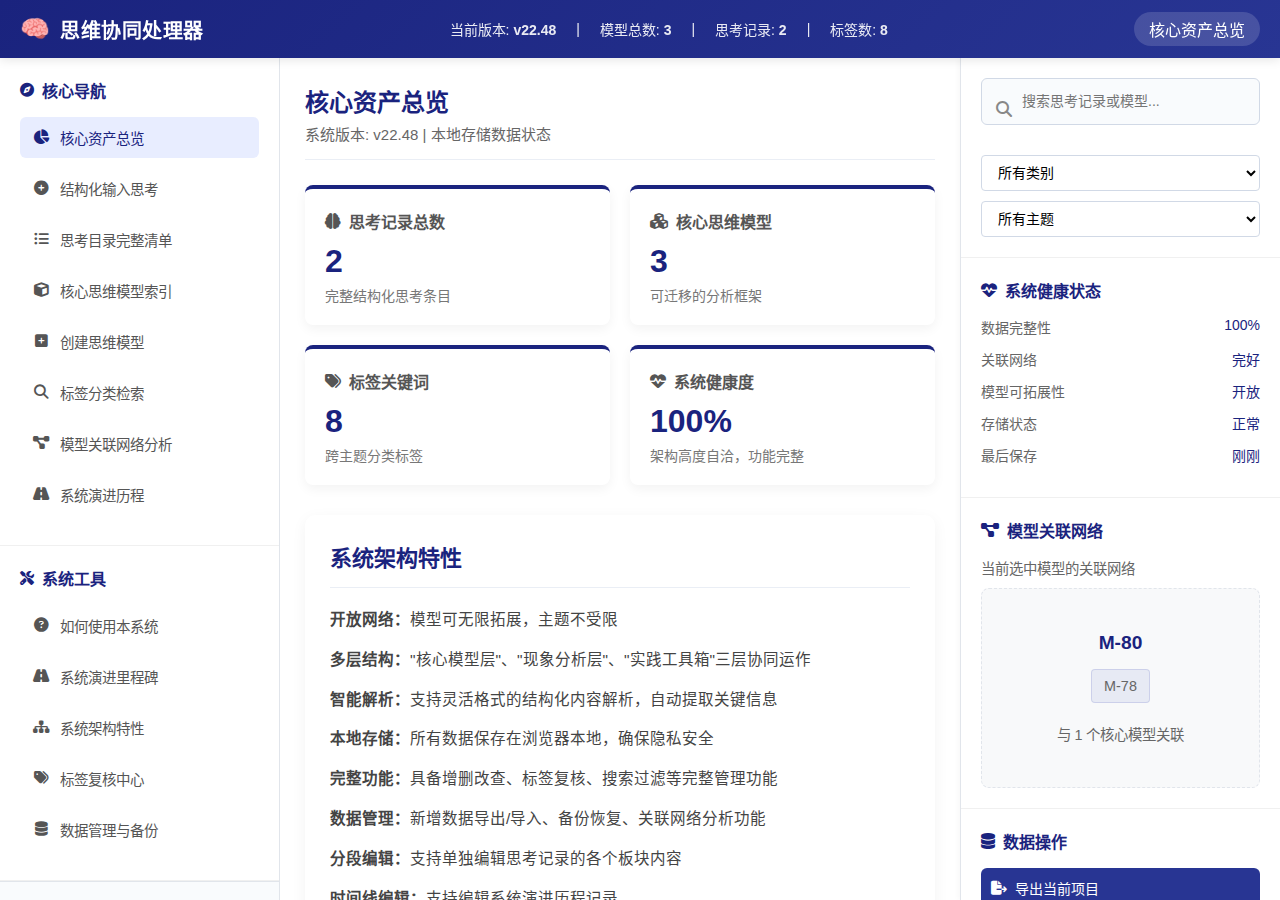
<file: index.html>
<!DOCTYPE html>
<html lang="zh-CN">
<head>
    <meta charset="UTF-8">
    <meta name="viewport" content="width=device-width, initial-scale=1.0">
    <title>思维协同处理器 - 智能解析增强版</title>
    <link rel="stylesheet" href="https://cdnjs.cloudflare.com/ajax/libs/font-awesome/6.4.0/css/all.min.css">
    <link rel="stylesheet" href="style.css">
</head>
<body>
    <!-- 顶部状态栏 -->
    <div class="top-bar">
        <div class="logo">
            <div class="logo-icon">🧠</div>
            <div class="logo-text">思维协同处理器</div>
        </div>
        <div class="system-info">
            <span>当前版本: <strong id="current-version">v22.48</strong></span>
            <span style="margin: 0 5px;">|</span>
            <span>模型总数: <strong id="total-models">0</strong></span>
            <span style="margin: 0 5px;">|</span>
            <span>思考记录: <strong id="total-thoughts">0</strong></span>
            <span style="margin: 0 5px;">|</span>
            <span>标签数: <strong id="total-tags">0</strong></span>
        </div>
        <div class="current-view" id="current-view">核心资产总览</div>
    </div>
    
    <!-- 主内容区 -->
    <div class="main-container">
        <!-- 左侧导航栏 -->
        <div class="sidebar">
            <div class="nav-section">
                <h3><i class="fas fa-compass"></i> 核心导航</h3>
                <ul class="nav-links">
                    <li><a href="#" class="active" data-view="overview"><i class="fas fa-chart-pie"></i> 核心资产总览</a></li>
                    <li><a href="#" data-view="add-structured"><i class="fas fa-plus-circle"></i> 结构化输入思考</a></li>
                    <li><a href="#" data-view="thoughts"><i class="fas fa-list-ul"></i> 思考目录完整清单</a></li>
                    <li><a href="#" data-view="models"><i class="fas fa-cube"></i> 核心思维模型索引</a></li>
                    <li><a href="#" data-view="add-model"><i class="fas fa-plus-square"></i> 创建思维模型</a></li>
                    <li><a href="#" data-view="keywords"><i class="fas fa-search"></i> 标签分类检索</a></li>
                    <!-- 新增导航项 -->
                    <li><a href="#" data-view="network-analysis"><i class="fas fa-project-diagram"></i> 模型关联网络分析</a></li>
                    <li><a href="#" data-view="timeline"><i class="fas fa-road"></i> 系统演进历程</a></li>
                </ul>
            </div>
            
            <div class="nav-section">
                <h3><i class="fas fa-tools"></i> 系统工具</h3>
                <ul class="nav-links">
                    <li><a href="#" data-view="how-to-use"><i class="fas fa-question-circle"></i> 如何使用本系统</a></li>
                    <li><a href="#" data-view="milestones"><i class="fas fa-road"></i> 系统演进里程碑</a></li>
                    <li><a href="#" data-view="architecture"><i class="fas fa-sitemap"></i> 系统架构特性</a></li>
                    <li><a href="#" data-view="tag-review"><i class="fas fa-tags"></i> 标签复核中心</a></li>
                    <!-- 新增导航项 -->
                    <li><a href="#" data-view="data-management"><i class="fas fa-database"></i> 数据管理与备份</a></li>
                </ul>
            </div>
            
            <div class="version-selector">
                <label for="version-select">数据版本:</label>
                <select id="version-select">
                    <option value="initial">初始版本</option>
                    <option value="current" selected>当前版本 (本地存储)</option>
                </select>
            </div>
        </div>
        
        <!-- 中间主内容区 -->
        <div class="content-area" id="content-area">
            <!-- 内容将通过JavaScript动态加载 -->
            <div id="loading" class="loading" style="margin: 100px auto;"></div>
        </div>
        
        <!-- 右侧功能面板 -->
        <div class="right-panel">
            <div class="search-section">
                <div class="search-box">
                    <i class="fas fa-search"></i>
                    <input type="text" id="search-input" placeholder="搜索思考记录或模型...">
                </div>
                <div class="filter-options">
                    <select id="category-filter">
                        <option value="all">所有类别</option>
                        <option value="thought">思考记录</option>
                        <option value="model">思维模型</option>
                        <option value="tag">标签</option>
                    </select>
                    <select id="theme-filter">
                        <option value="all">所有主题</option>
                        <option value="emotion">情感/关系</option>
                        <option value="philosophy">哲学/存在</option>
                        <option value="growth">成长/历程</option>
                        <option value="society">社会/系统</option>
                        <option value="aesthetics">艺术/表达</option>
                    </select>
                </div>
            </div>
            
            <div class="status-section">
                <h3><i class="fas fa-heartbeat"></i> 系统健康状态</h3>
                <div class="status-item">
                    <span class="status-label">数据完整性</span>
                    <span class="status-value" id="data-integrity">100%</span>
                </div>
                <div class="status-item">
                    <span class="status-label">关联网络</span>
                    <span class="status-value" id="network-health">完好</span>
                </div>
                <div class="status-item">
                    <span class="status-label">模型可拓展性</span>
                    <span class="status-value" id="extensibility">开放</span>
                </div>
                <div class="status-item">
                    <span class="status-label">存储状态</span>
                    <span class="status-value" id="storage-status">正常</span>
                </div>
                <div class="status-item">
                    <span class="status-label">最后保存</span>
                    <span class="status-value" id="last-saved">刚刚</span>
                </div>
            </div>
            
            <!-- 新增：模型关联网络 -->
            <div class="network-section">
                <h3><i class="fas fa-project-diagram"></i> 模型关联网络</h3>
                <p style="font-size: 0.9rem; color: var(--text-light); margin-bottom: 10px;">
                    当前选中模型的关联网络
                </p>
                <div class="network-graph" id="network-graph">
                    <div>
                        <i class="fas fa-project-diagram" style="font-size: 3rem; margin-bottom: 10px; color: #ccc;"></i>
                        <p>选择模型查看关联网络</p>
                    </div>
                </div>
            </div>
            
            <!-- 新增：数据操作 -->
            <div class="data-section">
                <h3><i class="fas fa-database"></i> 数据操作</h3>
                <div class="data-actions">
                    <button class="data-btn export" id="export-current-btn">
                        <i class="fas fa-file-export"></i> 导出当前项目
                    </button>
                    <button class="data-btn backup" id="backup-data-btn">
                        <i class="fas fa-sync-alt"></i> 备份全部数据
                    </button>
                    <button class="data-btn import" id="import-data-btn">
                        <i class="fas fa-file-import"></i> 导入数据
                    </button>
                    <button class="data-btn backup" id="export-all-btn">
                        <i class="fas fa-download"></i> 导出全部数据
                    </button>
                </div>
            </div>
            
            <div class="how-to-use">
                <h3><i class="fas fa-lightbulb"></i> 快速使用指南</h3>
                <ol class="steps-list">
                    <li>根据情绪/问题定位情境</li>
                    <li>快速浏览相关核心模型</li>
                    <li>调用具体的思维/行动要点</li>
                    <li>在脑海中演练或写在纸上</li>
                    <li>将知识转化为自我智慧</li>
                </ol>
            </div>
        </div>
    </div>

    <!-- 确认删除模态框 -->
    <div id="delete-modal" class="modal-overlay" style="display: none;">
        <div class="modal">
            <h3>确认删除</h3>
            <p id="delete-message">确定要删除此项吗？此操作不可撤销。</p>
            <div class="modal-actions">
                <button class="btn btn-secondary" onclick="closeDeleteModal()">取消</button>
                <button class="btn btn-danger" onclick="confirmDelete()">删除</button>
            </div>
        </div>
    </div>

    <!-- 标签复核模态框 -->
    <div id="tag-review-modal" class="modal-overlay" style="display: none;">
        <div class="modal" style="max-width: 600px;">
            <h3><i class="fas fa-tags"></i> 标签复核与管理</h3>
            <p style="margin-bottom: 20px; color: var(--text-light);">检查并管理当前项目的标签，确保分类准确</p>
            
            <div class="tag-review-container">
                <div class="tag-review-header">
                    <h4 id="tag-review-title">当前标签</h4>
                    <div class="tag-review-actions">
                        <button class="btn btn-secondary btn-sm" onclick="addNewTag()" style="padding: 5px 10px; font-size: 0.9rem;">
                            <i class="fas fa-plus"></i> 新增
                        </button>
                        <button class="btn btn-primary btn-sm" onclick="saveTagReview()" style="padding: 5px 10px; font-size: 0.9rem;">
                            <i class="fas fa-save"></i> 保存
                        </button>
                    </div>
                </div>
                
                <div id="current-tags-container">
                    <!-- 当前标签将通过JavaScript动态生成 -->
                </div>
                
                <div class="tag-input-container" style="display: flex; margin-top: 15px;">
                    <input type="text" id="new-tag-input" placeholder="输入新标签..." style="flex: 1; padding: 10px; border: 1px solid var(--border-color); border-radius: 4px 0 0 4px;" onkeypress="if(event.key === 'Enter') addTagFromInput()">
                    <button onclick="addTagFromInput()" style="padding: 10px 15px; background-color: var(--accent-color); color: white; border: none; border-radius: 0 4px 4px 0; cursor: pointer;">
                        <i class="fas fa-plus"></i>
                    </button>
                </div>
                
                <div style="margin-top: 25px;">
                    <h5 style="margin-bottom: 15px; color: var(--primary-color);">标签分类建议</h5>
                    
                    <div class="tag-category" style="margin-bottom: 20px;">
                        <div class="tag-category-title" style="font-weight: 600; color: var(--primary-color); margin-bottom: 10px; padding-bottom: 5px; border-bottom: 1px dashed var(--border-color);">核心模型标签</div>
                        <div class="category-tags" style="display: flex; flex-wrap: wrap; gap: 8px;">
                            <span class="category-tag" onclick="addSuggestedTag('🧠 核心模型')" style="padding: 5px 10px; background-color: white; border: 1px solid var(--border-color); border-radius: 4px; font-size: 0.85rem; cursor: pointer; transition: var(--transition);">🧠 核心模型</span>
                            <span class="category-tag" onclick="addSuggestedTag('🌌 哲学/存在智慧')" style="padding: 5px 10px; background-color: white; border: 1px solid var(--border-color); border-radius: 4px; font-size: 0.85rem; cursor: pointer; transition: var(--transition);">🌌 哲学/存在智慧</span>
                            <span class="category-tag" onclick="addSuggestedTag('🔄 系统/模型整合')" style="padding: 5px 10px; background-color: white; border: 1px solid var(--border-color); border-radius: 4px; font-size: 0.85rem; cursor: pointer; transition: var(--transition);">🔄 系统/模型整合</span>
                        </div>
                    </div>
                    
                    <div class="tag-category" style="margin-bottom: 20px;">
                        <div class="tag-category-title" style="font-weight: 600; color: var(--primary-color); margin-bottom: 10px; padding-bottom: 5px; border-bottom: 1px dashed var(--border-color);">关系与情感标签</div>
                        <div class="category-tags" style="display: flex; flex-wrap: wrap; gap: 8px;">
                            <span class="category-tag" onclick="addSuggestedTag('💞 亲密关系/情感')" style="padding: 5px 10px; background-color: white; border: 1px solid var(--border-color); border-radius: 4px; font-size: 0.85rem; cursor: pointer; transition: var(--transition);">💞 亲密关系/情感</span>
                            <span class="category-tag" onclick="addSuggestedTag('💔 失去/告别')" style="padding: 5px 10px; background-color: white; border: 1px solid var(--border-color); border-radius: 4px; font-size: 0.85rem; cursor: pointer; transition: var(--transition);">💔 失去/告别</span>
                            <span class="category-tag" onclick="addSuggestedTag('⚖️ 期望/错位')" style="padding: 5px 10px; background-color: white; border: 1px solid var(--border-color); border-radius: 4px; font-size: 0.85rem; cursor: pointer; transition: var(--transition);">⚖️ 期望/错位</span>
                        </div>
                    </div>
                </div>
            </div>
            
            <div class="modal-actions">
                <button class="btn btn-secondary" onclick="closeTagReviewModal()">取消</button>
                <button class="btn btn-success" onclick="applyTagReview()">应用更改</button>
            </div>
        </div>
    </div>

    <!-- 分段编辑模态框 -->
    <div id="section-edit-modal" class="modal-overlay" style="display: none;">
        <div class="modal" style="max-width: 800px;">
            <h3><i class="fas fa-edit"></i> 分段编辑思考内容</h3>
            <p style="margin-bottom: 20px; color: var(--text-light);">可单独编辑各个板块内容</p>
            
            <div class="editable-id" id="id-editor">
                <span class="editable-id-label">思考ID:</span>
                <input type="text" id="edit-thought-id" class="editable-id-input" placeholder="#123">
                <button class="btn btn-secondary btn-sm" onclick="validateThoughtId()" style="padding: 5px 10px; font-size: 0.9rem;">
                    <i class="fas fa-check"></i> 验证ID
                </button>
            </div>
            
            <div class="section-editor-tabs" id="section-tabs">
                <!-- 标签将通过JavaScript动态生成 -->
            </div>
            
            <div id="section-editors-container">
                <!-- 编辑器将通过JavaScript动态生成 -->
            </div>
            
            <div class="modal-actions">
                <button class="btn btn-secondary" onclick="closeSectionEditModal()">取消</button>
                <button class="btn btn-success" onclick="saveSectionEdits()">
                    <i class="fas fa-save"></i> 保存所有更改
                </button>
            </div>
        </div>
    </div>

    <!-- 时间线编辑模态框 -->
    <div id="timeline-edit-modal" class="modal-overlay" style="display: none;">
        <div class="modal" style="max-width: 600px;">
            <h3><i class="fas fa-edit"></i> 编辑系统演进记录</h3>
            <p style="margin-bottom: 20px; color: var(--text-light);">修改系统演进历程的详细信息</p>
            
            <div class="timeline-edit-form">
                <div class="timeline-form-group">
                    <label for="timeline-edit-version">版本号</label>
                    <input type="text" id="timeline-edit-version" placeholder="例如: v22.48">
                </div>
                
                <div class="timeline-form-group">
                    <label for="timeline-edit-date">日期</label>
                    <input type="text" id="timeline-edit-date" placeholder="例如: 2024-07">
                </div>
                
                <div class="timeline-form-group">
                    <label for="timeline-edit-event">事件描述</label>
                    <textarea id="timeline-edit-event" placeholder="详细描述此版本的事件..."></textarea>
                </div>
            </div>
            
            <div class="modal-actions">
                <button class="btn btn-secondary" onclick="closeTimelineEditModal()">取消</button>
                <button class="btn btn-success" onclick="saveTimelineEdit()">
                    <i class="fas fa-save"></i> 保存更改
                </button>
            </div>
        </div>
    </div>

    <script src="script.js"></script>
</body>
</html>
</file>
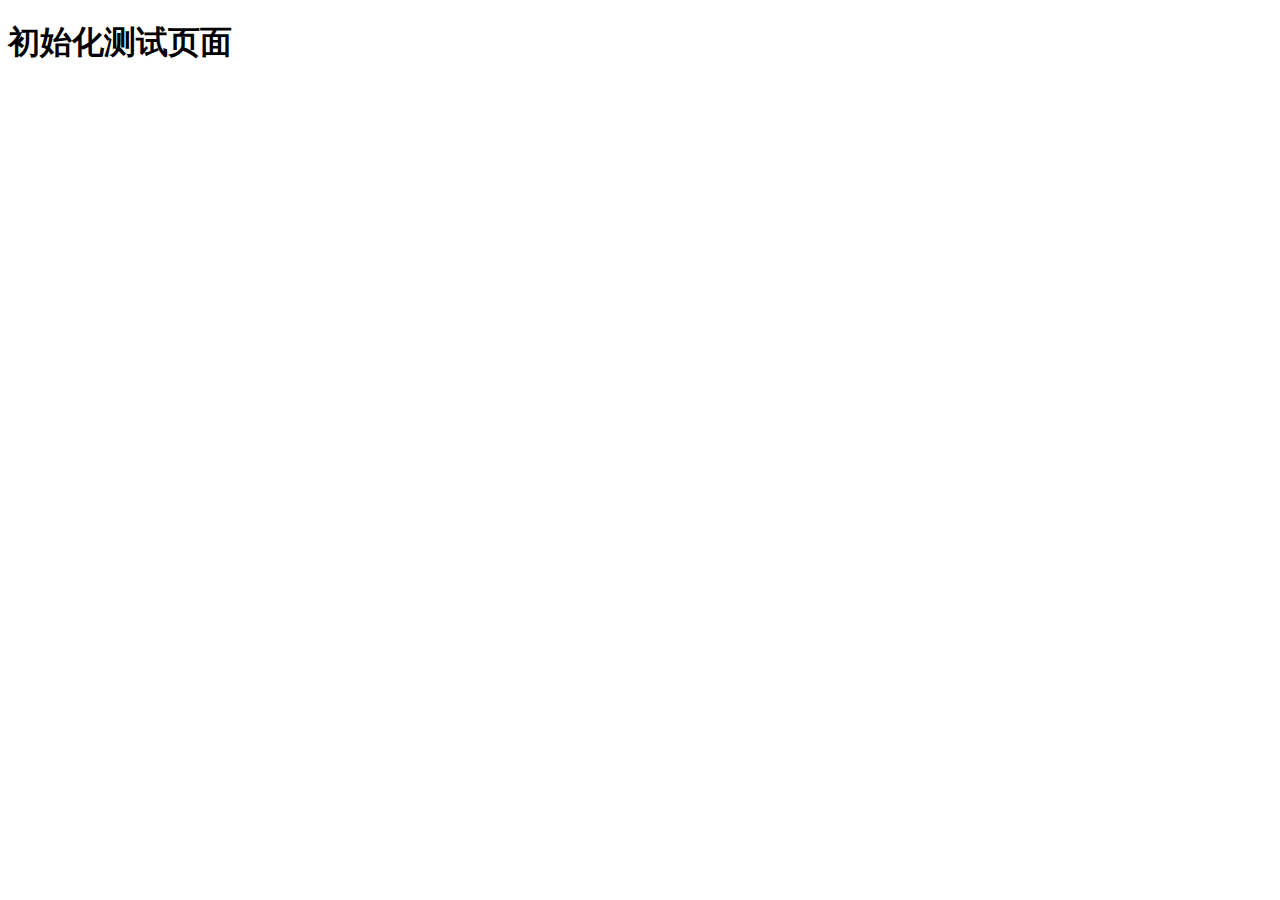
<file: fix-init.html>
<!DOCTYPE html>
<html>
<head>
    <title>初始化测试</title>
    <script>
        // 测试 MobileDataManager 的各种情况
        console.log('=== 测试 MobileDataManager 的各种情况 ===');
        
        // 情况1: 完全未定义
        try {
            if (!MobileDataManager.isMobile()) return;
            console.log('情况1: 正常');
        } catch (e) {
            console.log('情况1: 错误 -', e.message);
        }
        
        // 情况2: 定义了但没有 isMobile 方法
        window.MobileDataManager = {};
        try {
            if (!MobileDataManager.isMobile()) return;
            console.log('情况2: 正常');
        } catch (e) {
            console.log('情况2: 错误 -', e.message);
        }
        
        // 情况3: 正确定义
        window.MobileDataManager = {
            isMobile: function() { return true; }
        };
        try {
            if (!MobileDataManager.isMobile()) return;
            console.log('情况3: 正常');
        } catch (e) {
            console.log('情况3: 错误 -', e.message);
        }
        
        // 情况4: 使用安全检查
        function safeInit() {
            if (typeof MobileDataManager === 'undefined') {
                console.log('情况4: MobileDataManager 未定义');
                return false;
            }
            if (typeof MobileDataManager.isMobile !== 'function') {
                console.log('情况4: isMobile 不是函数');
                return false;
            }
            if (!MobileDataManager.isMobile()) return false;
            return true;
        }
        
        console.log('情况4: 安全检查结果 -', safeInit());
    </script>
</head>
<body>
    <h1>初始化测试页面</h1>
</body>
</html>
</file>
<file: style.css>
:root {
    --primary-color: #1a237e;
    --secondary-color: #283593;
    --accent-color: #5c6bc0;
    --success-color: #4caf50;
    --warning-color: #ff9800;
    --danger-color: #f44336;
    --light-bg: #f8f9fa;
    --dark-bg: #1a237e;
    --border-color: #e1e5eb;
    --text-color: #333;
    --text-light: #666;
    --shadow: 0 4px 12px rgba(0, 0, 0, 0.08);
    --transition: all 0.3s ease;
}

* {
    margin: 0;
    padding: 0;
    box-sizing: border-box;
    font-family: 'Segoe UI', 'Microsoft YaHei', sans-serif;
}

body {
    background-color: #f5f9fc;
    color: var(--text-color);
    display: flex;
    flex-direction: column;
    height: 100vh;
    overflow: hidden;
}

/* 顶部状态栏 */
.top-bar {
    background: linear-gradient(135deg, #1a237e 0%, #283593 100%);
    color: white;
    padding: 12px 20px;
    display: flex;
    justify-content: space-between;
    align-items: center;
    box-shadow: 0 2px 10px rgba(0, 0, 0, 0.1);
    z-index: 100;
    flex-shrink: 0;
}

/* 添加在CSS文件适当位置，例如在.top-bar样式之后 */
.sync-controls {
    display: flex;
    gap: 10px;
    align-items: center;
}

.sync-btn {
    background-color: rgba(255, 255, 255, 0.2);
    color: white;
    border: 1px solid rgba(255, 255, 255, 0.3);
    border-radius: 4px;
    padding: 6px 12px;
    cursor: pointer;
    font-size: 14px;
    transition: all 0.2s;
    display: flex;
    align-items: center;
    gap: 5px;
}

.sync-btn:hover {
    background-color: rgba(255, 255, 255, 0.3);
    transform: translateY(-1px);
}

.logo {
    display: flex;
    align-items: center;
    gap: 10px;
}

.logo-icon {
    font-size: 24px;
}

.logo-text {
    font-size: 20px;
    font-weight: 600;
    letter-spacing: 0.5px;
}

.system-info {
    font-size: 14px;
    opacity: 0.9;
    display: flex;
    align-items: center;
    gap: 15px;
}

.current-view {
    font-weight: 500;
    background: rgba(255, 255, 255, 0.15);
    padding: 5px 15px;
    border-radius: 20px;
}

/* 主内容区 */
.main-container {
    display: flex;
    flex: 1;
    overflow: hidden;
}

/* 左侧导航栏 */
.sidebar {
    width: 280px;
    background-color: #fff;
    border-right: 1px solid #e1e5eb;
    display: flex;
    flex-direction: column;
    overflow-y: auto;
    box-shadow: 2px 0 5px rgba(0, 0, 0, 0.03);
    flex-shrink: 0;
}

.nav-section {
    padding: 20px;
    border-bottom: 1px solid #f0f0f0;
}

.nav-section h3 {
    color: var(--primary-color);
    font-size: 16px;
    margin-bottom: 15px;
    display: flex;
    align-items: center;
    gap: 8px;
}

.nav-section h3 i {
    font-size: 14px;
}

.nav-links {
    list-style: none;
}

.nav-links li {
    margin-bottom: 10px;
}

.nav-links a {
    display: flex;
    align-items: center;
    padding: 10px 12px;
    color: #555;
    text-decoration: none;
    border-radius: 6px;
    transition: all 0.2s;
    font-size: 14.5px;
    cursor: pointer;
}

.nav-links a:hover {
    background-color: #f0f4f9;
    color: var(--primary-color);
}

.nav-links a.active {
    background-color: #e8edff;
    color: var(--primary-color);
    font-weight: 500;
}

.nav-links a i {
    margin-right: 10px;
    width: 18px;
    text-align: center;
}

/* 版本选择器 */
.version-selector {
    padding: 15px 20px;
    background-color: #f9fbfd;
    border-top: 1px solid #e1e5eb;
}

.version-selector select {
    width: 100%;
    padding: 8px 12px;
    border: 1px solid #d1d9e6;
    border-radius: 4px;
    background-color: white;
    font-size: 14px;
    color: #333;
}

/* 中间主内容区 */
.content-area {
    flex: 1;
    padding: 25px;
    overflow-y: auto;
    background-color: #fff;
}

.content-header {
    margin-bottom: 25px;
    padding-bottom: 15px;
    border-bottom: 1px solid #eaeef5;
}

.content-header h2 {
    color: var(--primary-color);
    font-size: 24px;
    margin-bottom: 5px;
}

.content-header p {
    color: #666;
    font-size: 15px;
}

/* 核心资产总览样式 */
.stats-grid {
    display: grid;
    grid-template-columns: repeat(auto-fill, minmax(250px, 1fr));
    gap: 20px;
    margin-bottom: 30px;
}

.stat-card {
    background-color: white;
    border-radius: 8px;
    padding: 20px;
    box-shadow: 0 4px 12px rgba(0, 0, 0, 0.05);
    border-top: 4px solid var(--primary-color);
}

.stat-card h3 {
    font-size: 16px;
    color: #555;
    margin-bottom: 10px;
    display: flex;
    align-items: center;
    gap: 8px;
}

.stat-value {
    font-size: 32px;
    font-weight: 700;
    color: var(--primary-color);
}

.stat-desc {
    font-size: 14px;
    color: #777;
    margin-top: 5px;
}

/* 思考记录列表样式 */
.records-list {
    display: grid;
    grid-template-columns: repeat(auto-fill, minmax(300px, 1fr));
    gap: 20px;
}

.record-card {
    background-color: white;
    border-radius: 8px;
    padding: 18px;
    box-shadow: 0 4px 8px rgba(0, 0, 0, 0.05);
    border-left: 4px solid #4caf50;
    transition: transform 0.2s;
    cursor: pointer;
    position: relative;
}

.record-card:hover {
    transform: translateY(-3px);
    box-shadow: 0 6px 12px rgba(0, 0, 0, 0.08);
}

.record-id {
    font-weight: 600;
    color: var(--primary-color);
    font-size: 16px;
    margin-bottom: 5px;
}

.record-title {
    font-size: 17px;
    font-weight: 500;
    margin-bottom: 10px;
    color: #333;
}

.record-desc {
    font-size: 14px;
    color: #666;
    line-height: 1.5;
    margin-bottom: 10px;
}

.record-tags {
    display: flex;
    flex-wrap: wrap;
    gap: 5px;
    margin-top: 10px;
}

/* 模型列表样式 */
.models-list {
    display: grid;
    grid-template-columns: repeat(auto-fill, minmax(320px, 1fr));
    gap: 20px;
}

.model-card {
    background-color: white;
    border-radius: 8px;
    padding: 18px;
    box-shadow: 0 4px 8px rgba(0, 0, 0, 0.05);
    border-left: 4px solid #ff9800;
    transition: transform 0.2s;
    cursor: pointer;
    position: relative;
}

.model-card:hover {
    transform: translateY(-3px);
    box-shadow: 0 6px 12px rgba(0, 0, 0, 0.08);
}

.model-id {
    font-weight: 600;
    color: #ff9800;
    font-size: 16px;
    margin-bottom: 5px;
}

.model-name {
    font-size: 17px;
    font-weight: 500;
    margin-bottom: 10px;
    color: #333;
}

.model-desc {
    font-size: 14px;
    color: #666;
    line-height: 1.5;
    margin-bottom: 10px;
}

.model-tags {
    display: flex;
    flex-wrap: wrap;
    gap: 5px;
    margin-top: 10px;
}

/* 卡片操作按钮 */
.card-actions {
    position: absolute;
    top: 10px;
    right: 10px;
    display: flex;
    gap: 5px;
    opacity: 0;
    transition: opacity 0.3s;
}

.record-card:hover .card-actions,
.model-card:hover .card-actions {
    opacity: 1;
}

.action-icon {
    width: 28px;
    height: 28px;
    border-radius: 50%;
    display: flex;
    align-items: center;
    justify-content: center;
    cursor: pointer;
    transition: all 0.2s;
}

.action-icon.edit {
    background-color: rgba(255, 152, 0, 0.1);
    color: var(--warning-color);
}

.action-icon.delete {
    background-color: rgba(244, 67, 54, 0.1);
    color: var(--danger-color);
}

.action-icon:hover {
    transform: scale(1.1);
}

/* 详细内容样式 */
.detail-view {
    background-color: white;
    border-radius: 10px;
    padding: 25px;
    box-shadow: 0 4px 15px rgba(0, 0, 0, 0.05);
}

.detail-header {
    display: flex;
    justify-content: space-between;
    align-items: flex-start;
    margin-bottom: 20px;
    padding-bottom: 15px;
    border-bottom: 1px solid #eaeef5;
}

.detail-title {
    font-size: 22px;
    color: var(--primary-color);
    font-weight: 600;
}

.detail-id {
    font-size: 16px;
    color: #666;
    background-color: #f0f4f9;
    padding: 5px 10px;
    border-radius: 4px;
}

.detail-content {
    line-height: 1.6;
    font-size: 15.5px;
    color: #444;
}

.detail-content p {
    margin-bottom: 15px;
}

/* 输入区域样式 */
.input-section {
    background-color: var(--light-bg);
    border-radius: 8px;
    padding: 20px;
    margin-bottom: 25px;
}

.input-section h3 {
    color: var(--primary-color);
    margin-bottom: 15px;
    font-size: 1.3rem;
}

textarea, input[type="text"] {
    width: 100%;
    padding: 15px;
    border: 1px solid var(--border-color);
    border-radius: 6px;
    font-size: 1rem;
    resize: vertical;
    min-height: 300px;
    margin-bottom: 15px;
    font-family: monospace;
    line-height: 1.5;
}

input[type="text"] {
    min-height: auto;
    margin-bottom: 15px;
    font-family: inherit;
}

.btn-group {
    display: flex;
    gap: 10px;
    margin-bottom: 15px;
}

.btn {
    padding: 10px 20px;
    border: none;
    border-radius: 6px;
    cursor: pointer;
    font-size: 1rem;
    transition: var(--transition);
    display: flex;
    align-items: center;
    gap: 8px;
}

.btn-primary {
    background-color: var(--accent-color);
    color: white;
}

.btn-primary:hover {
    background-color: #4959c1;
}

.btn-secondary {
    background-color: var(--light-bg);
    color: var(--text-color);
    border: 1px solid var(--border-color);
}

.btn-secondary:hover {
    background-color: #e9ecef;
}

.btn-success {
    background-color: var(--success-color);
    color: white;
}

.btn-success:hover {
    background-color: #43a047;
}

.btn-warning {
    background-color: var(--warning-color);
    color: white;
}

.btn-warning:hover {
    background-color: #fb8c00;
}

.btn-danger {
    background-color: var(--danger-color);
    color: white;
}

.btn-danger:hover {
    background-color: #e53935;
}

/* 标签样式 */
.tag {
    display: inline-block;
    padding: 4px 10px;
    background-color: rgba(92, 107, 192, 0.1);
    color: var(--accent-color);
    border-radius: 4px;
    font-size: 0.85rem;
    margin-right: 5px;
    margin-bottom: 5px;
}

.tag-cloud {
    display: flex;
    flex-wrap: wrap;
    gap: 8px;
}

/* 解析预览 */
.parse-preview {
    background-color: white;
    border: 1px solid #e3f2fd;
    border-radius: 8px;
    padding: 20px;
    margin-top: 20px;
    display: none;
}

.parse-preview h4 {
    color: var(--primary-color);
    margin-bottom: 15px;
    font-size: 1.2rem;
}

/* 右侧功能面板 */
.right-panel {
    width: 320px;
    background-color: #fff;
    border-left: 1px solid #e1e5eb;
    display: flex;
    flex-direction: column;
    overflow-y: auto;
    box-shadow: -2px 0 5px rgba(0, 0, 0, 0.03);
    flex-shrink: 0;
}

.search-section {
    padding: 20px;
    border-bottom: 1px solid #f0f0f0;
}

.search-box {
    position: relative;
    margin-bottom: 15px;
}

.search-box input {
    width: 100%;
    padding: 12px 15px 12px 40px;
    border: 1px solid #d1d9e6;
    border-radius: 6px;
    font-size: 14px;
    background-color: #f9fbfd;
}

.search-box i {
    position: absolute;
    left: 15px;
    top: 50%;
    transform: translateY(-50%);
    color: #888;
}

.filter-options {
    display: flex;
    flex-direction: column;
    gap: 10px;
}

.filter-options select {
    padding: 8px 12px;
    border: 1px solid #d1d9e6;
    border-radius: 4px;
    font-size: 14px;
    background-color: white;
}

.status-section {
    padding: 20px;
    border-bottom: 1px solid #f0f0f0;
}

.status-section h3 {
    color: var(--primary-color);
    font-size: 16px;
    margin-bottom: 15px;
    display: flex;
    align-items: center;
    gap: 8px;
}

.status-item {
    display: flex;
    justify-content: space-between;
    margin-bottom: 12px;
    font-size: 14px;
}

.status-label {
    color: #666;
}

.status-value {
    color: var(--primary-color);
    font-weight: 500;
}

/* 新增：模型关联网络样式 */
.network-section {
    padding: 20px;
    border-bottom: 1px solid #f0f0f0;
}

.network-section h3 {
    color: var(--primary-color);
    font-size: 16px;
    margin-bottom: 15px;
    display: flex;
    align-items: center;
    gap: 8px;
}

.network-graph {
    height: 200px;
    background-color: #f8f9fa;
    border-radius: 8px;
    display: flex;
    align-items: center;
    justify-content: center;
    color: #666;
    margin-top: 10px;
    border: 1px dashed #e1e5eb;
}

/* 新增：数据操作样式 */
.data-section {
    padding: 20px;
    border-bottom: 1px solid #f0f0f0;
}

.data-section h3 {
    color: var(--primary-color);
    font-size: 16px;
    margin-bottom: 15px;
    display: flex;
    align-items: center;
    gap: 8px;
}

.data-actions {
    display: flex;
    flex-direction: column;
    gap: 10px;
}

.data-btn {
    padding: 10px;
    border: none;
    border-radius: 6px;
    cursor: pointer;
    font-size: 14px;
    transition: var(--transition);
    display: flex;
    align-items: center;
    gap: 8px;
}

.data-btn.export {
    background-color: var(--secondary-color);
    color: white;
}

.data-btn.backup {
    background-color: var(--light-bg);
    color: var(--text-color);
    border: 1px solid var(--border-color);
}

.data-btn.import {
    background-color: var(--light-bg);
    color: var(--text-color);
    border: 1px solid var(--border-color);
}

.data-btn:hover {
    transform: translateY(-2px);
    box-shadow: var(--shadow);
}

.how-to-use {
    padding: 20px;
    flex: 1;
}

.how-to-use h3 {
    color: var(--primary-color);
    font-size: 16px;
    margin-bottom: 15px;
    display: flex;
    align-items: center;
    gap: 8px;
}

.steps-list {
    list-style-type: none;
    counter-reset: step-counter;
}

.steps-list li {
    margin-bottom: 15px;
    padding-left: 30px;
    position: relative;
    font-size: 14px;
    color: #555;
    line-height: 1.5;
}

.steps-list li:before {
    counter-increment: step-counter;
    content: counter(step-counter);
    position: absolute;
    left: 0;
    top: 0;
    background-color: var(--primary-color);
    color: white;
    width: 20px;
    height: 20px;
    border-radius: 50%;
    display: flex;
    align-items: center;
    justify-content: center;
    font-size: 12px;
    font-weight: 600;
}

/* 格式提示样式 */
.format-hint {
    background-color: #f0f8ff;
    border-left: 4px solid #4dabf7;
    padding: 15px;
    margin-bottom: 20px;
    border-radius: 0 6px 6px 0;
}

.format-examples {
    background-color: #f9f9f9;
    border: 1px solid #eee;
    border-radius: 8px;
    padding: 20px;
    margin-top: 20px;
}

.format-example {
    background-color: white;
    border: 1px solid #e0e0e0;
    border-radius: 6px;
    padding: 15px;
    margin-bottom: 15px;
    font-family: monospace;
    font-size: 0.9rem;
    line-height: 1.4;
    white-space: pre-wrap;
    position: relative;
}

.format-example-title {
    position: absolute;
    top: -10px;
    left: 15px;
    background-color: var(--accent-color);
    color: white;
    padding: 3px 10px;
    border-radius: 10px;
    font-size: 0.8rem;
    font-weight: bold;
}

/* 响应式设计 */
@media (max-width: 1200px) {
    .right-panel {
        width: 280px;
    }
}

@media (max-width: 992px) {
    .right-panel {
        display: none;
    }
}

@media (max-width: 768px) {
    .sidebar {
        width: 240px;
    }
    
    .stats-grid,
    .records-list,
    .models-list {
        grid-template-columns: 1fr;
    }
    
    .top-bar {
        flex-direction: column;
        gap: 10px;
        padding: 15px 20px;
    }
    
    .system-info {
        flex-wrap: wrap;
        justify-content: center;
        gap: 10px;
    }
}

/* 空状态提示 */
.empty-state {
    text-align: center;
    padding: 40px 20px;
    color: #888;
}

.empty-state i {
    font-size: 48px;
    margin-bottom: 15px;
    color: #ccc;
}

/* 加载动画 */
.loading {
    display: inline-block;
    width: 20px;
    height: 20px;
    border: 3px solid rgba(26, 35, 126, 0.3);
    border-radius: 50%;
    border-top-color: var(--primary-color);
    animation: spin 1s ease-in-out infinite;
}

@keyframes spin {
    to { transform: rotate(360deg); }
}

/* 模态框样式 */
.modal-overlay {
    position: fixed;
    top: 0;
    left: 0;
    right: 0;
    bottom: 0;
    background-color: rgba(0, 0, 0, 0.5);
    display: flex;
    justify-content: center;
    align-items: center;
    z-index: 2000;
    padding: 20px;
}

.modal {
    background-color: white;
    border-radius: 10px;
    padding: 25px;
    max-width: 500px;
    width: 100%;
    max-height: 90vh;
    overflow-y: auto;
    box-shadow: 0 10px 30px rgba(0, 0, 0, 0.2);
}

.modal h3 {
    margin-bottom: 15px;
    color: var(--primary-color);
}

.modal-actions {
    display: flex;
    gap: 10px;
    margin-top: 20px;
    justify-content: flex-end;
}

/* 同步模态框样式 */
.sync-modal {
    max-width: 500px;
    width: 90%;
}

.sync-url-container {
    margin: 20px 0;
}

.sync-url-input {
    width: 100%;
    padding: 10px;
    border: 1px solid var(--border-color);
    border-radius: 4px;
    font-family: monospace;
    font-size: 12px;
    margin-bottom: 10px;
    background-color: #f8f9fa;
}

.sync-qr-container {
    display: flex;
    flex-direction: column;
    align-items: center;
    margin: 20px 0;
}

.sync-qr-code {
    width: 150px;
    height: 150px;
    background-color: #f8f9fa;
    border: 1px solid var(--border-color);
    border-radius: 4px;
    margin-bottom: 10px;
    display: flex;
    align-items: center;
    justify-content: center;
    color: #666;
}

.sync-instructions {
    background-color: #f0f7ff;
    border-left: 3px solid var(--accent-color);
    padding: 15px;
    margin: 15px 0;
    border-radius: 0 4px 4px 0;
    font-size: 14px;
}

.sync-instructions ol {
    margin-left: 20px;
    margin-top: 10px;
}

.sync-instructions li {
    margin-bottom: 5px;
}

/* 详情页分段样式 */
.detail-section {
    margin-bottom: 25px;
    padding-bottom: 15px;
    border-bottom: 1px solid #eaeef5;
}

.detail-section h4 {
    color: var(--primary-color);
    margin-bottom: 12px;
    font-size: 1.2rem;
    display: flex;
    align-items: center;
    gap: 8px;
}

.detail-section-content {
    padding-left: 10px;
}

/* 标签复核容器 */
.tag-review-container {
    background-color: #f8f9fa;
    border-radius: 8px;
    padding: 20px;
    margin-top: 25px;
    border: 1px solid var(--border-color);
}

.tag-review-header {
    display: flex;
    justify-content: space-between;
    align-items: center;
    margin-bottom: 15px;
}

.tag-review-actions {
    display: flex;
    gap: 10px;
}

/* 行动按钮组 */
.action-buttons {
    display: flex;
    gap: 10px;
    margin-top: 20px;
    margin-bottom: 20px;
    flex-wrap: wrap;
}

/* 索引列表样式 */
.index-panel {
    background-color: var(--light-bg);
    border-radius: 8px;
    padding: 15px;
    margin-top: 20px;
}

.index-list {
    max-height: 300px;
    overflow-y: auto;
}

.index-item {
    padding: 8px 12px;
    border-bottom: 1px solid var(--border-color);
    display: flex;
    justify-content: space-between;
    align-items: center;
    cursor: pointer;
}

.index-item:last-child {
    border-bottom: none;
}

.index-item-id {
    font-weight: bold;
    color: var(--accent-color);
    min-width: 60px;
}

.index-item-title {
    flex: 1;
    font-size: 0.95rem;
    overflow: hidden;
    white-space: nowrap;
    text-overflow: ellipsis;
    margin: 0 10px;
}

.index-item-actions {
    display: flex;
    gap: 5px;
}

.index-item-action {
    cursor: pointer;
    padding: 3px 5px;
    border-radius: 3px;
    transition: background-color 0.2s;
}

.index-item-action:hover {
    background-color: rgba(0, 0, 0, 0.05);
}

/* 系统状态卡片 */
.system-status-card {
    background-color: #e8f4fc;
    border-radius: 8px;
    padding: 15px;
    margin-top: 20px;
}

.alert {
    padding: 15px;
    border-radius: 6px;
    margin-bottom: 15px;
    display: flex;
    align-items: center;
    gap: 10px;
}

.alert-success {
    background-color: #d4edda;
    color: #155724;
    border: 1px solid #c3e6cb;
}

.alert-info {
    background-color: #d1ecf1;
    color: #0c5460;
    border: 1px solid #bee5eb;
}

/* 新增：时间线样式 */
.timeline-container {
    position: relative;
    margin: 40px 0;
    padding-left: 30px;
}

.timeline-line {
    position: absolute;
    left: 0;
    top: 0;
    bottom: 0;
    width: 2px;
    background: var(--secondary-color);
}

.timeline-item {
    position: relative;
    margin-bottom: 40px;
    cursor: pointer;
    transition: var(--transition);
}

.timeline-item:hover {
    transform: translateX(5px);
}

.timeline-dot {
    position: absolute;
    left: -36px;
    top: 0;
    width: 12px;
    height: 12px;
    border-radius: 50%;
    background: var(--secondary-color);
    border: 3px solid white;
    z-index: 2;
    transition: var(--transition);
}

.timeline-item:hover .timeline-dot {
    background: var(--primary-color);
    transform: scale(1.2);
}

.timeline-content {
    background: white;
    padding: 15px;
    border-radius: 6px;
    box-shadow: var(--shadow);
}

.timeline-version {
    color: var(--primary-color);
    font-weight: bold;
    margin-bottom: 5px;
}

.timeline-date {
    color: var(--text-light);
    font-size: 0.9rem;
    margin-bottom: 10px;
}

/* 新增：关联网络可视化 */
.network-visualization {
    display: flex;
    justify-content: center;
    align-items: center;
    flex-wrap: wrap;
    gap: 10px;
    margin: 15px 0;
}

.network-node {
    padding: 8px 12px;
    background-color: rgba(92, 107, 192, 0.1);
    border-radius: 4px;
    font-size: 0.9rem;
    cursor: pointer;
    transition: all 0.2s;
    border: 1px solid rgba(92, 107, 192, 0.2);
}

.network-node:hover {
    background-color: rgba(92, 107, 192, 0.2);
    transform: translateY(-2px);
}

.network-node.center {
    background-color: var(--primary-color);
    color: white;
    font-weight: bold;
}

.network-connection {
    height: 2px;
    background: var(--border-color);
    flex: 1;
    max-width: 30px;
}

/* ==================== 新增：分段编辑样式 ==================== */
.section-editor-tabs {
    display: flex;
    flex-wrap: wrap;
    gap: 5px;
    margin-bottom: 15px;
    border-bottom: 1px solid var(--border-color);
    padding-bottom: 10px;
}

.section-tab {
    padding: 8px 16px;
    background-color: var(--light-bg);
    border: 1px solid var(--border-color);
    border-radius: 4px;
    cursor: pointer;
    font-size: 0.9rem;
    transition: var(--transition);
}

.section-tab:hover {
    background-color: #e9ecef;
}

.section-tab.active {
    background-color: var(--primary-color);
    color: white;
    border-color: var(--primary-color);
}

.section-editor {
    display: none;
}

.section-editor.active {
    display: block;
}

.section-editor-header {
    display: flex;
    justify-content: space-between;
    align-items: center;
    margin-bottom: 10px;
}

.section-editor-header h4 {
    color: var(--primary-color);
    margin: 0;
}

.section-editor textarea {
    min-height: 200px;
}

.section-preview {
    background-color: #f8f9fa;
    border-radius: 6px;
    padding: 15px;
    margin-top: 10px;
    border: 1px solid var(--border-color);
    max-height: 200px;
    overflow-y: auto;
    font-family: monospace;
    font-size: 0.9rem;
    line-height: 1.4;
}

/* 可编辑ID样式 */
.editable-id {
    display: flex;
    align-items: center;
    gap: 10px;
    margin-bottom: 15px;
}

.editable-id-label {
    font-weight: 600;
    color: var(--primary-color);
}

.editable-id-input {
    flex: 1;
    max-width: 200px;
}

/* 新增：关联模型编辑样式 */
.related-models-section {
    margin-top: 20px;
    padding: 15px;
    background-color: #f8f9fa;
    border-radius: 6px;
    border: 1px solid var(--border-color);
}

.related-models-header {
    display: flex;
    justify-content: space-between;
    align-items: center;
    margin-bottom: 10px;
}

.related-models-input {
    display: flex;
    gap: 10px;
    margin-bottom: 10px;
}

.related-models-input input {
    flex: 1;
    padding: 8px 12px;
    border: 1px solid var(--border-color);
    border-radius: 4px;
}

.related-models-list {
    display: flex;
    flex-wrap: wrap;
    gap: 8px;
    margin-top: 10px;
    max-height: 120px;
    overflow-y: auto;
    padding: 5px;
}

.related-model-tag {
    display: flex;
    align-items: center;
    gap: 5px;
    padding: 5px 10px;
    background-color: white;
    border: 1px solid var(--border-color);
    border-radius: 4px;
    font-size: 0.9rem;
}

.related-model-tag .remove {
    cursor: pointer;
    color: var(--danger-color);
    font-size: 0.8rem;
}

.related-model-tag .remove:hover {
    color: #d32f2f;
}

.auto-extract-btn {
    background-color: var(--primary-color);
    color: white;
    border: none;
    padding: 6px 12px;
    border-radius: 4px;
    cursor: pointer;
    font-size: 0.9rem;
    transition: var(--transition);
}

.auto-extract-btn:hover {
    background-color: var(--secondary-color);
}

/* ==================== 新增：模型描述提取按钮样式 ==================== */
.model-description-extract-btn {
    background-color: var(--warning-color);
    color: white;
    border: none;
    padding: 8px 15px;
    border-radius: 4px;
    cursor: pointer;
    font-size: 0.9rem;
    transition: var(--transition);
    margin-bottom: 10px;
    display: flex;
    align-items: center;
    gap: 5px;
}

.model-description-extract-btn:hover {
    background-color: #e68900;
}

.model-description-extract-btn:disabled {
    background-color: #ccc;
    cursor: not-allowed;
}

.model-description-extract-info {
    font-size: 0.85rem;
    color: var(--text-light);
    margin-bottom: 10px;
    padding: 8px 12px;
    background-color: #f0f7ff;
    border-radius: 4px;
    border-left: 3px solid var(--accent-color);
}

/* ==================== 新增：时间线编辑样式 ==================== */
.timeline-actions {
    display: flex;
    justify-content: flex-end;
    gap: 10px;
    margin-bottom: 20px;
}

.timeline-edit-actions {
    position: absolute;
    top: 5px;
    right: 5px;
    display: flex;
    gap: 5px;
    opacity: 0;
    transition: opacity 0.3s;
}

.timeline-item:hover .timeline-edit-actions {
    opacity: 1;
}

.timeline-edit-btn {
    width: 24px;
    height: 24px;
    border-radius: 50%;
    display: flex;
    align-items: center;
    justify-content: center;
    cursor: pointer;
    font-size: 0.8rem;
    transition: all 0.2s;
}

.timeline-edit-btn.edit {
    background-color: rgba(255, 152, 0, 0.1);
    color: var(--warning-color);
}

.timeline-edit-btn.delete {
    background-color: rgba(244, 67, 54, 0.1);
    color: var(--danger-color);
}

.timeline-edit-btn:hover {
    transform: scale(1.1);
}

/* 时间线详情样式 */
.timeline-detail-view {
    background-color: white;
    border-radius: 10px;
    padding: 25px;
    box-shadow: 0 4px 15px rgba(0, 0, 0, 0.05);
    margin-top: 20px;
}

.timeline-detail-header {
    display: flex;
    justify-content: space-between;
    align-items: flex-start;
    margin-bottom: 20px;
    padding-bottom: 15px;
    border-bottom: 1px solid #eaeef5;
}

.timeline-detail-title {
    font-size: 22px;
    color: var(--primary-color);
    font-weight: 600;
}

.timeline-detail-date {
    font-size: 16px;
    color: #666;
    background-color: #f0f4f9;
    padding: 5px 10px;
    border-radius: 4px;
}

.timeline-detail-content {
    line-height: 1.6;
    font-size: 15.5px;
    color: #444;
    margin-top: 15px;
}

/* 时间线编辑表单 */
.timeline-edit-form {
    background-color: var(--light-bg);
    border-radius: 8px;
    padding: 20px;
    margin-top: 20px;
}

.timeline-form-group {
    margin-bottom: 15px;
}

.timeline-form-group label {
    display: block;
    margin-bottom: 5px;
    color: var(--primary-color);
    font-weight: 500;
}

.timeline-form-group input,
.timeline-form-group textarea {
    width: 100%;
    padding: 10px;
    border: 1px solid var(--border-color);
    border-radius: 4px;
    font-size: 14px;
}

.timeline-form-group textarea {
    min-height: 120px;
    resize: vertical;
}
/* 移动端优化 - 将固定布局改为响应式布局 */
@media (max-width: 768px) {
    .main-container {
        flex-direction: column;
        overflow-x: hidden;
    }
    
    .sidebar {
        width: 100%;
        height: auto;
        max-height: 60vh;
        position: relative;
        border-right: none;
        border-bottom: 1px solid #e1e5eb;
        flex-shrink: 0;
        box-shadow: none;
    }
    
    .content-area {
        width: 100%;
        padding: 15px;
        overflow-x: hidden;
    }
    
    .right-panel {
        width: 100%;
        display: none; /* 在移动端可以隐藏右侧面板 */
    }
    
    /* 移动端菜单按钮 */
    .mobile-menu-toggle {
        display: block;
        position: fixed;
        top: 15px;
        left: 15px;
        z-index: 1000;
        background-color: var(--primary-color);
        color: white;
        border: none;
        border-radius: 50%;
        width: 40px;
        height: 40px;
        font-size: 1.2rem;
        cursor: pointer;
        box-shadow: 0 2px 5px rgba(0,0,0,0.2);
    }
    
    .sidebar.collapsed {
        max-height: 50px;
        overflow: hidden;
    }
    
    /* 调整顶部栏的布局 */
    .top-bar {
        flex-direction: column;
        align-items: flex-start;
        padding: 10px 15px;
        position: relative;
        min-height: 70px;
    }
    
    .logo {
        margin-bottom: 5px;
    }
    
    .system-info {
        flex-wrap: wrap;
        justify-content: flex-start;
        gap: 8px;
        font-size: 12px;
    }
    
    .current-view {
        align-self: flex-start;
        margin-top: 5px;
    }
    
    /* 调整卡片布局 */
    .stats-grid,
    .records-list,
    .models-list {
        grid-template-columns: 1fr;
        gap: 15px;
    }
    
    .stat-card {
        padding: 15px;
    }
    
    .stat-value {
        font-size: 24px;
    }
    
    /* 调整模态框 */
    .modal {
        max-width: 95%;
        padding: 20px;
        margin: 10px;
    }
    
    /* 调整输入框 */
    textarea, input[type="text"] {
        font-size: 16px; /* 防止iOS缩放 */
        min-height: 200px;
    }
    
    /* 隐藏不必要的元素 */
    .card-actions {
        opacity: 1; /* 在移动端始终显示操作按钮 */
    }
    
    /* 时间线调整 */
    .timeline-container {
        padding-left: 20px;
    }
    
    .timeline-dot {
        left: -28px;
    }
    
    /* 移动端滚动优化 */
    body {
        overflow-x: hidden;
        -webkit-overflow-scrolling: touch;
    }
}

/* 小屏幕手机优化 */
@media (max-width: 480px) {
    .top-bar {
        padding: 8px 12px;
    }
    
    .content-area {
        padding: 12px;
    }
    
    .detail-view {
        padding: 15px;
    }
    
    .btn {
        padding: 8px 12px;
        font-size: 0.9rem;
    }
    
    .action-buttons {
        flex-direction: column;
        align-items: stretch;
    }
    
    .action-buttons .btn {
        margin-bottom: 5px;
        width: 100%;
        justify-content: center;
    }
    
    .modal-overlay {
        padding: 10px;
    }
    
    .modal {
        padding: 15px;
    }
}

/* 平板设备优化 */
@media (min-width: 769px) and (max-width: 1024px) {
    .sidebar {
        width: 240px;
    }
    
    .right-panel {
        width: 280px;
    }
    
    .content-area {
        padding: 20px;
    }
    
    .stats-grid {
        grid-template-columns: repeat(2, 1fr);
    }
}
</file>
